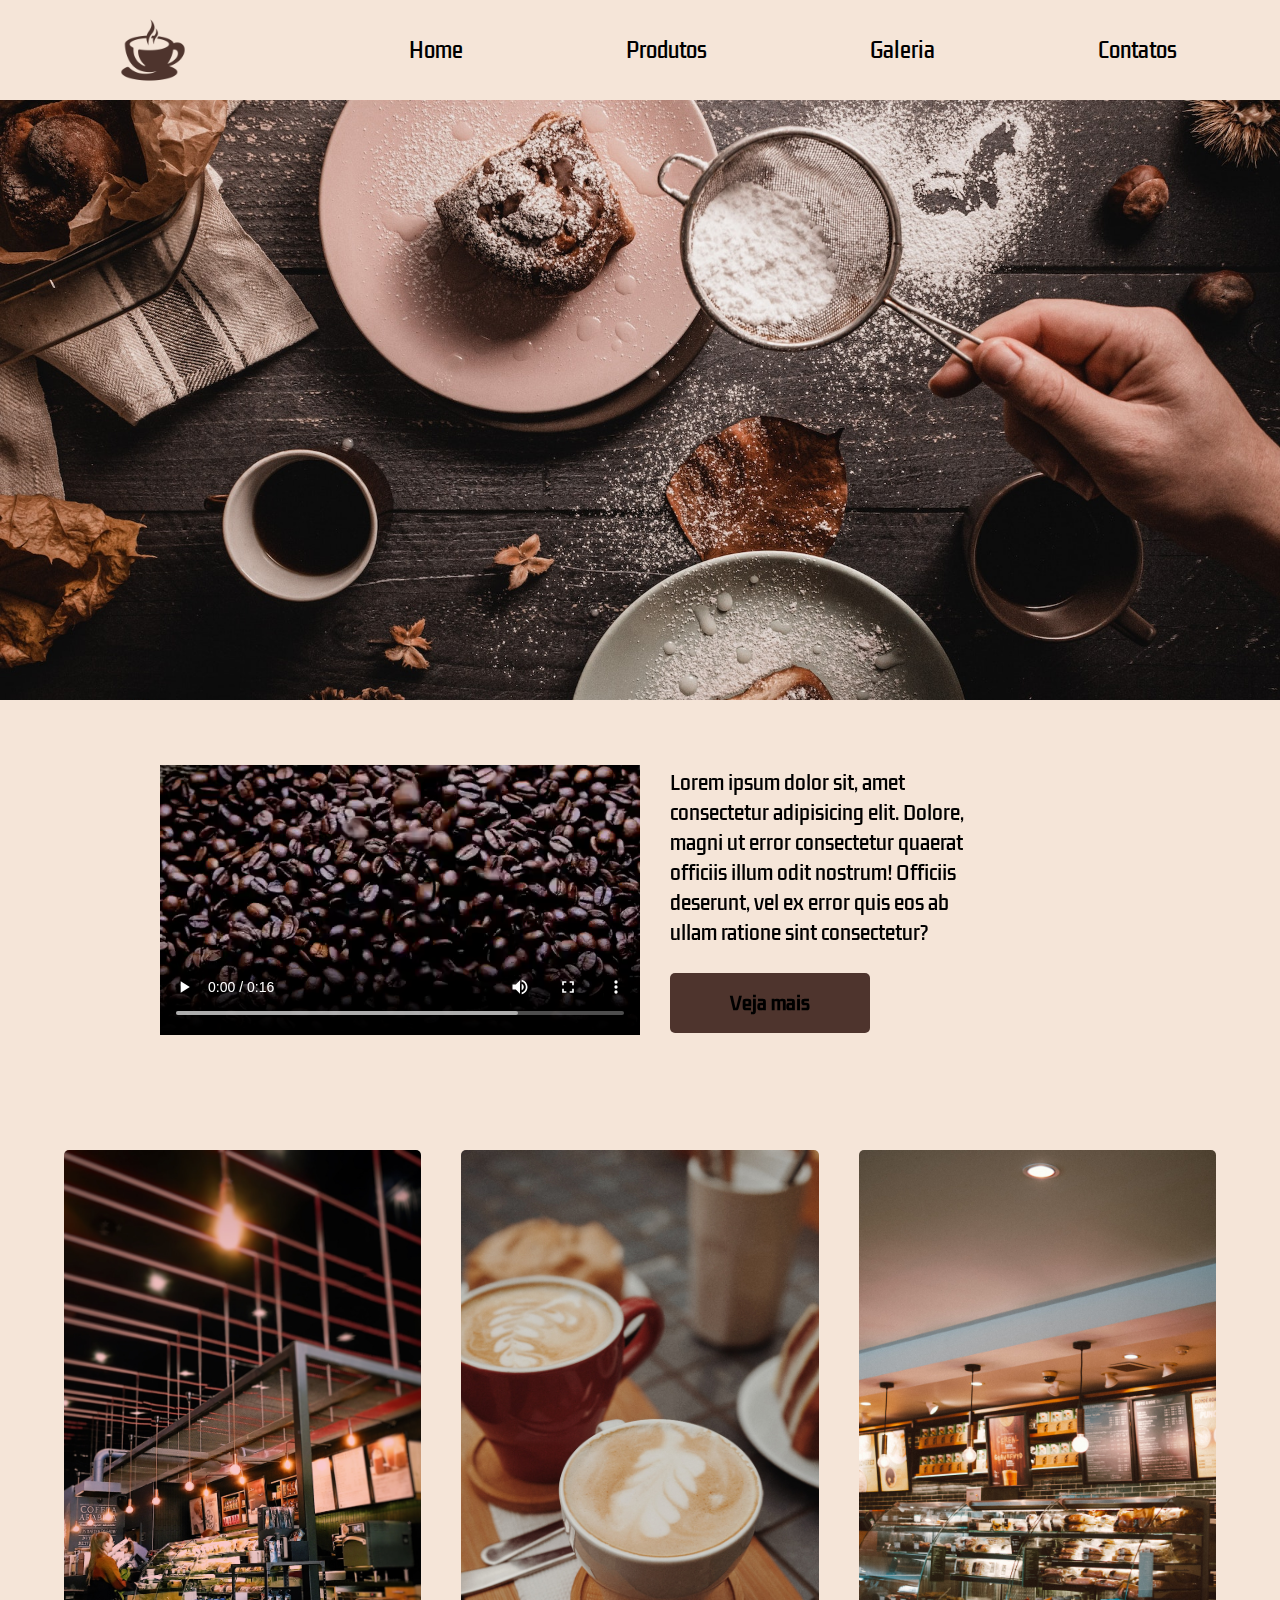
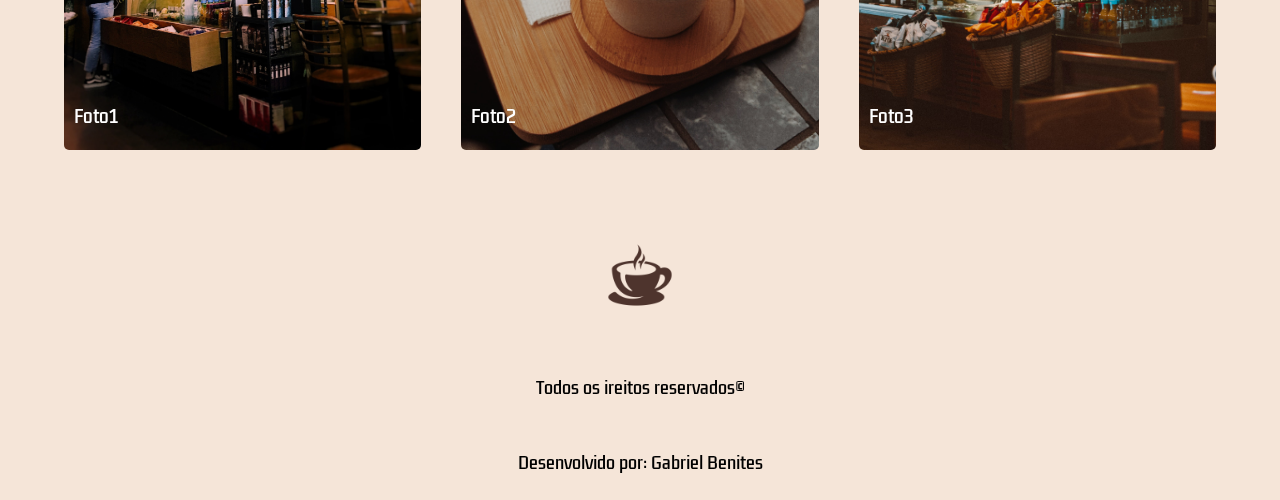
<file: index.html>
<!DOCTYPE html>
<html lang="pt-BR">

<head>
    <meta charset="UTF-8">
    <meta http-equiv="X-UA-Compatible" content="IE-edge">
    <meta name="viewport content=" width=dive-widht, initial-scale="1.0">
    <title></title>
    <link rel="stylesheet" href="./src/css/style.css">
    <link rel="stylesheet" href="./src/css/reset.css">
</head>

<body>
    <header>
        <img id="logo" src="./src/pictures/logo.png" />
        <nav>
            <ul>
                <a href="/index.html">
                    <li>Home</li>
                </a>
                <a href="./src/produtos.html">
                    <li>Produtos</li>
                </a>
                <a href="./src/galeria.html">
                    <li>Galeria</li>
                </a>
                <a href="./src/contato.html">
                    <li>Contatos</li>
                </a>
            </ul>
        </nav>
    </header>
    <div id="banner"></div>
    <div id="trailer-container">
        <div class="content">
            <video controls class="trailer">
                <source src="./src/video/coffe.mp4" type="video/mp4">
                Seu navegador não possui suporte para videos
            </video>
            <div id="sobre-nos">
                <p class="description">
                    Lorem ipsum dolor sit, amet consectetur adipisicing elit.
                    Dolore, magni ut error consectetur quaerat officiis illum odit nostrum! Officiis deserunt, vel ex
                    error quis eos ab ullam ratione sint consectetur?
                </p>
                <button class="button">Veja mais</button>
            </div>
        </div>
    </div>

    <div class="actor-cards-container">
        <div class="cards-content">
            <div class="card banner-1">Foto1</div>
            <div class="card banner-2">Foto2</div>
            <div class="card banner-3">Foto3</div>
        </div>
    </div>

    <footer>
        <img style="object-fit: contain;" id="logo" src="./src/pictures/logo.png" />
        <span>Todos os ireitos reservados©</span>
        <span>Desenvolvido por: Gabriel Benites</span>

        <nav class="footer-navigation">
            <ul class="footer-list">
                <a href="/index.html">
                    <li>Home</li>
                </a>
                <a href="./src/produtos.html">
                    <li>Produtos</li>
                </a>
                <a href="./src/galeria.html">
                    <li>Galeria</li>
                </a>
                <a href="./src/contato.html">
                    <li>Contatos</li>
                </a>
            </ul>
        </nav>
    </footer>
</body>

</html>
</file>
<file: src/css/style.css>
@import url('https://fonts.googleapis.com/css2?family=Kdam+Thmor+Pro&family=Poppins:wght@100;300&display=swap');


* {
    margin: 0;
    padding: 0;
    background-color: #f5e5d8;
    list-style: none;
    text-decoration: none;
}

header {
    height: 100px;
    display: flex;
    justify-content: space-around;
    align-items: center;
}

nav {
    width: 60%;
}

ul {
    display: flex;
    width: 100%;
    justify-content: space-between;
}

li {
    list-style: none;
    color: black;
    cursor: pointer;
    font-size: 20px;
    transition: .5s;
    font-family: 'Kdam Thmor Pro', sans-serif;

}

li:hover {
    color: #4e342d;
}

#logo {
    width: 100px;
    height: auto;
}


#banner {
    background-image: url("../pictures/banner.jpg");
    background-position: 50% 50%;
    background-size: cover;
    width: 100%;
    height: 600px;
}

#trailer-container {
    width: 100%;
    height: 400px;
    display: flex;
    justify-content: center;
}

.content {
    width: 75%;
    display: flex;
    align-items: center;
    justify-content: space-between;
}

.trailer {
    width: 50%;
}

#sobre-nos {
    width: 50%;
    display: flex;
    flex-direction: column;
    justify-content: space-between;
    margin-left: 30px;
}

.description {
    color: black;
    font-size: 19px;
    font-family: 'Kdam Thmor Pro', sans-serif;
    width: 70%;
}

.button {
    width: 200px;
    height: 60px;
    background-color: #4e342d;
    color: black;
    padding: 8px 10px;
    border-radius: 5px;
    cursor: pointer;
    transition: .0s;
    font-size: 18px;
    display: flex;
    font-family: 'Kdam Thmor Pro', sans-serif;
    justify-content: center;
    align-items: center;
    font-weight: bold;
    border: none;
    outline: none;
    margin-top: 25px;

}

.button:hover {
    background-color: #4e342d;
    color: #fff;
}

.actor-cards-container {
    width: 100%;
    display: flex;
    justify-content: center;
    margin-top: 50px;

}

.cards-content {
    width: 90%;
    display: grid;
    grid-template-columns: repeat(3, 1fr);
    row-gap: 20px;
    column-gap: 40px;
}

.card {
    width: 100%;
    height: 600px;
    background-size: cover;
    background-position: 50% 50%;
    border-radius: 5px;
    cursor: pointer;
    transition: 1s;
    display: flex;
    flex-direction: column;
    justify-content: flex-end;
    padding: 0 0 20px 10px;
    color: #fff;
    font-size: 17px;
    font-family: 'Kdam Thmor Pro', sans-serif;

}

.card:hover {
    transform: scale(1.22);
}

.banner-1 {
    background-image: url("../pictures/img3.jpg");
}

.banner-2 {
    background-image: url("../pictures/img5.jpg");
}

.banner-3 {
    background-image: url("../pictures/img4.jpg");
}

footer {
    height: 300px;
    margin-top: 50px;
    display: flex;
    flex-direction: column;
    align-items: center;
    justify-content: space-around;
}

span {
    color: black;
    font-family: 'Kdam Thmor Pro', sans-serif;
}

.footer-navigation {
    display: none;
}

.footer-list {
    display: flex;
    flex-direction: column;
    align-items: center;
}

@media(max-width: 768px) {
    .footer-navigation {
        display: block;
    }

    nav {
        display: none;
    }

    #banner {
        background-position: 40%;
    }

    #trailer-container {
        width: 100%;
        height: 600px;
        display: flex;
        flex-direction: column;
    }

    .content {
        width: 95%;
        display: flex;
        flex-direction: column;
    }

    .trailer {
        width: 85%;
    }

    #sobre-nos {
        width: 95%;
        display: flex;
        flex-direction: column;
        justify-content: space-between;

    }

    .description {
        width: 100%;
    }

    .button {
        width: 100%;
        margin-top: 30px;
    }

    .cards-content {
        grid-template-columns: 1fr;
        margin-top: 150px;
    }
}
</file>
